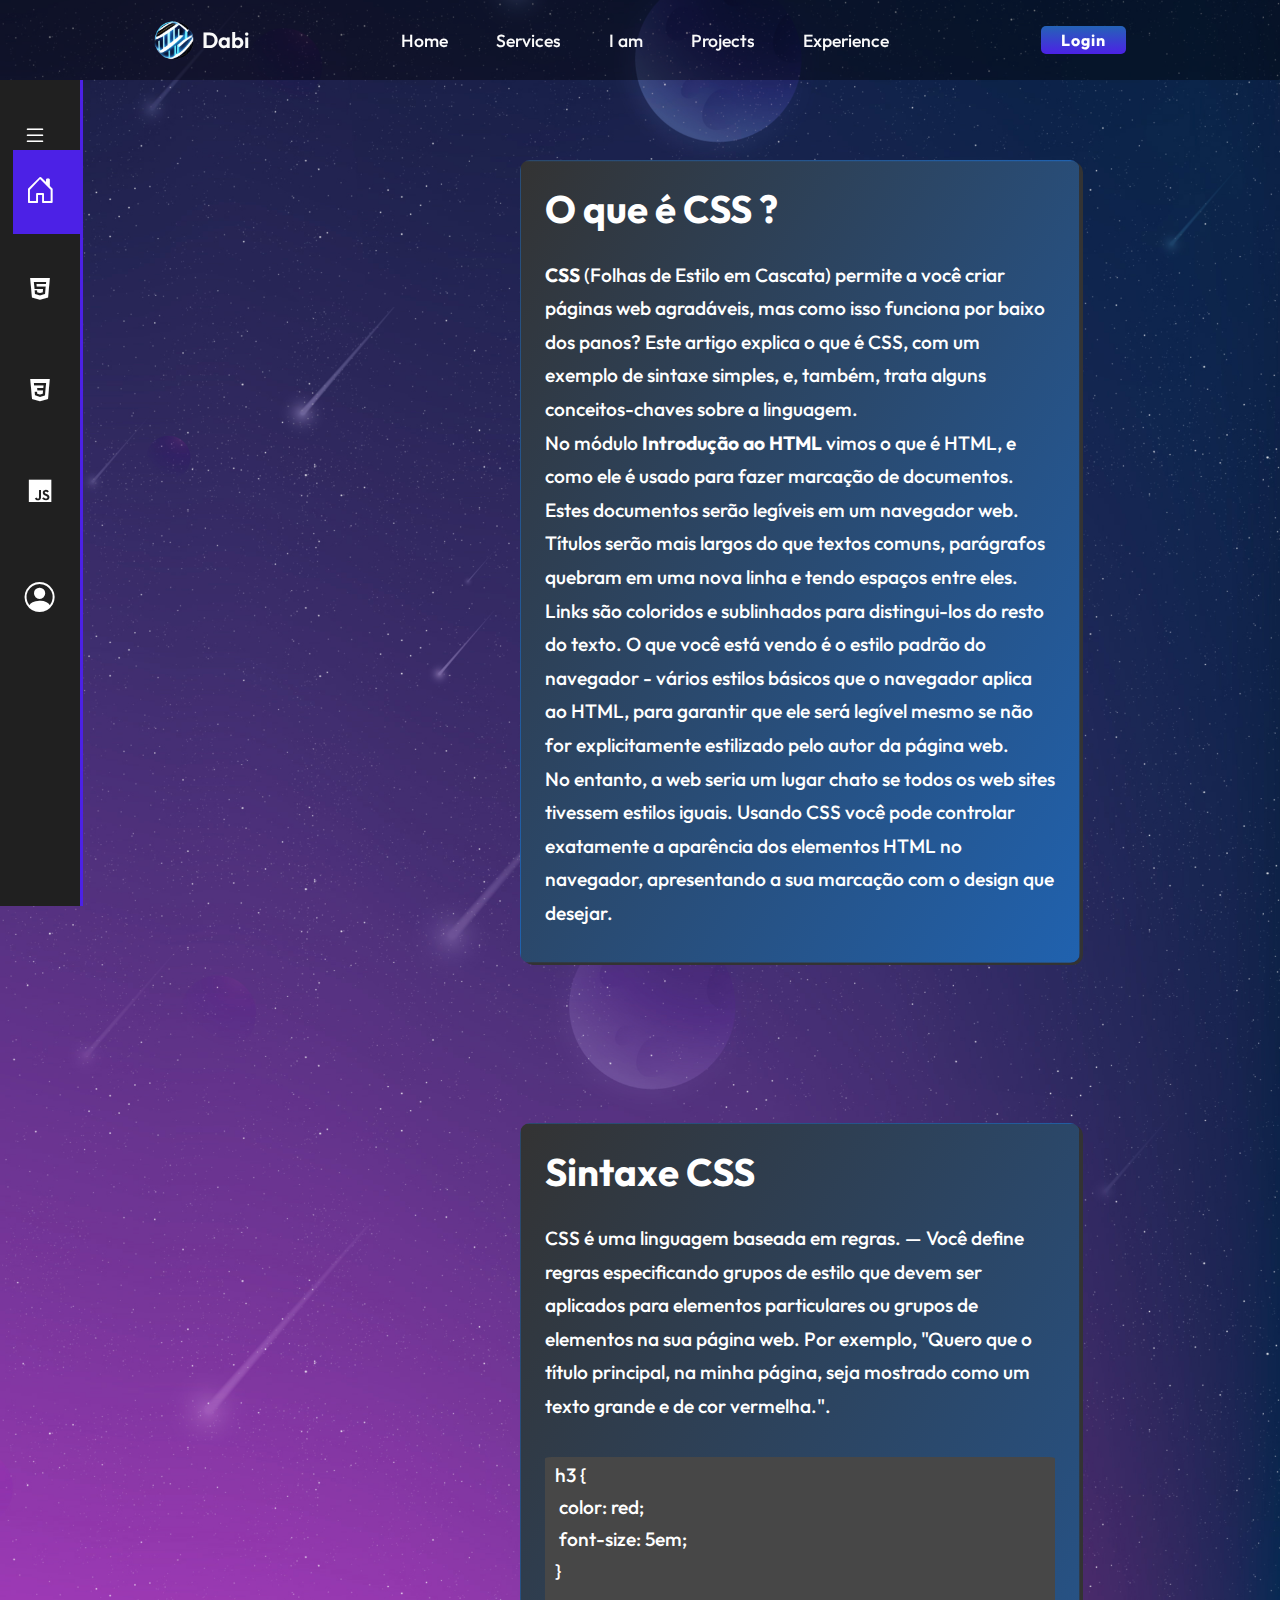
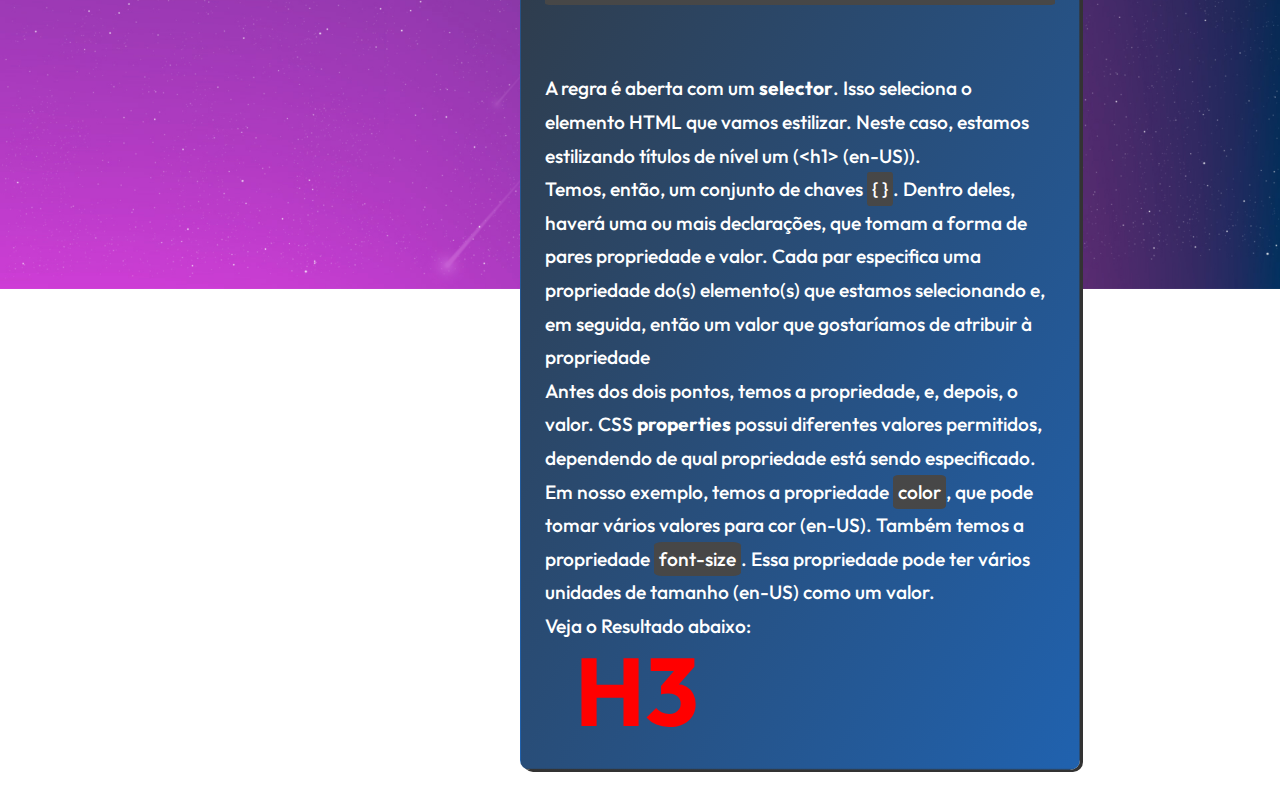
<file: cs.html>
<!DOCTYPE html>
<html lang="pt-br">
<head>
    <meta charset="UTF-8">
    <meta http-equiv="X-UA-Compatible" content="IE=edge">
    <meta name="viewport" content="width=device-width, initial-scale=1.0">
    <title>MeuPortfolio</title>
    <link rel="stylesheet" href="cs.css">
    <link rel="stylesheet" href="https://cdn.jsdelivr.net/npm/bootstrap-icons@1.10.3/font/bootstrap-icons.css">
    <link href='https://unpkg.com/boxicons@2.1.4/css/boxicons.min.css' rel='stylesheet'>
    <script src="https://cdn.lordicon.com/ritcuqlt.js"></script>

</head>
<body>

    <header>
        <a href="index.html" class="logo"><img src="img/logo2.png">Dabi</a>
        <ul class="navlist">
            <li class="liLink"><a href="#home" class="nav-item active">Home</a></li>
            <li class="liLink"><a href="#flight-list" class="nav-item">Services</a></li>
            <li class="liLink"><a href="#mission-history" class="nav-item">I am</a></li>
            <li class="liLink"><a href="#shop" class="nav-item">Projects</a></li>
            <li class="liLink"><a href="#contact" class="nav-item">Experience</a></li>
        </ul>


        <div class="right-side">
            <a href="#" class="dabisBtn">Login</a>
            <div id="menu-icon" class="bx bx-menu"></div>
        </div>
        
    </header>

    <nav class="menu-lateral">

        <div class="btn-expandir">
            <i class="bi bi-list" id="btn-exp"></i>
        </div><!--btn-expandir-->

        <ul>
            <li class="item-menu ativo">
                <a href="index.html">
                    <span class="icon"><i class="bi bi-house-door"></i></span>
                    <span class="txt-link">Home</span>
                </a>
            </li>
            <li class="item-menu">
                <a href="ht.html">
                    <span class="icon"><i class='bx bxl-html5' ></i></span>
                    <span class="txt-link">Html</span>
                </a>
            </li>
            <li class="item-menu">
                <a href="cs.html">
                    <span class="icon"><i class='bx bxl-css3'></i></span>
                    <span class="txt-link">Css</span>
                </a>
            </li>
            <li class="item-menu">
                <a href="js.html">
                    <span class="icon"><i class='bx bxl-javascript' ></i></span>
                    <span class="txt-link">JavaScript</span>
                </a>
            </li>
            <li class="item-menu">
                <a href="#">
                    <span class="icon"><i class="bi bi-person-circle"></i></span>
                    <span class="txt-link">Conta</span>
                </a>
            </li>
        </ul>

    </nav><!--menu-lateral-->
        <main class="one">
        <div class="container">
            <div class="one-box scroll-top">
                <h1>O que é CSS ?</h1>
                <p><strong>CSS</strong> 
                (Folhas de Estilo em Cascata) permite a você criar páginas web agradáveis, mas como isso funciona por baixo dos panos? Este artigo explica o que é CSS,
                com um exemplo de sintaxe simples, e, também, trata alguns conceitos-chaves sobre a linguagem.
                </p>
                <p>
                No módulo <Strong>Introdução ao HTML</Strong> vimos o que é HTML, e como ele é usado para fazer marcação de documentos. Estes documentos serão legíveis em um navegador web. 
                Títulos serão mais largos do que textos comuns, parágrafos quebram em uma nova linha e tendo espaços entre eles. Links são coloridos e sublinhados para distingui-los do resto do texto.
                O que você está vendo é o estilo padrão do navegador - vários estilos básicos que o navegador aplica ao HTML, para garantir que ele será legível mesmo se não for explicitamente estilizado
                pelo autor da página web.
                </p>
                <p>
                No entanto, a web seria um lugar chato se todos os web sites tivessem estilos iguais.
                Usando CSS você pode controlar exatamente a aparência dos elementos HTML no navegador, apresentando a sua marcação com o design que desejar.   
                </p>
            </div>
        </div>



        <div class="container">
            <div class="one-box scroll-top">
                <h1>Sintaxe CSS</h1>
                <p>CSS é uma linguagem baseada em regras. — 
                Você define regras especificando grupos de estilo que devem ser aplicados para elementos particulares ou grupos de elementos na sua página web.
                 Por exemplo, "Quero que o título principal, na minha página, seja mostrado como um texto grande e de cor vermelha.".</p>
                </p>

                <pre class="pre">
                    <p>h3 {
                    <br> color: red;
                    <br> font-size: 5em;
                    <br>}
                    </p>
                </pre>

                <p>
                A regra é aberta com um <strong>selector</strong>. Isso seleciona o elemento HTML que vamos estilizar. Neste caso, estamos estilizando títulos de nível um (<span><</span><span></span>h1<span></span><span>></span> (en-US)).
                </p>
                <p>
                    Temos, então, um conjunto de chaves <code>{ }</code>.
                     Dentro deles, haverá uma ou mais declarações, que tomam a forma de pares propriedade e valor. Cada par especifica uma propriedade do(s) elemento(s) que estamos selecionando e, em seguida, então um valor que gostaríamos de atribuir à propriedade
                </p>
                <p>
                Antes dos dois pontos, temos a propriedade, e, depois, o valor. CSS <strong>properties</strong> possui diferentes valores permitidos, dependendo de qual propriedade está sendo especificado.
                 <br>Em nosso exemplo, temos a propriedade <code>color</code>, que pode tomar vários valores para cor (en-US). Também temos a propriedade <code>font-size</code>. Essa propriedade pode ter vários unidades de tamanho (en-US) como um valor.
                </p>
                <p>Veja o Resultado abaixo:</p>
                <h3>H3</h3>
            </div>
        </div>
        </main>


    <script src="js/ht.js"></script>
    <script src="js/script.js"></script>
</body>
</html>
</file>
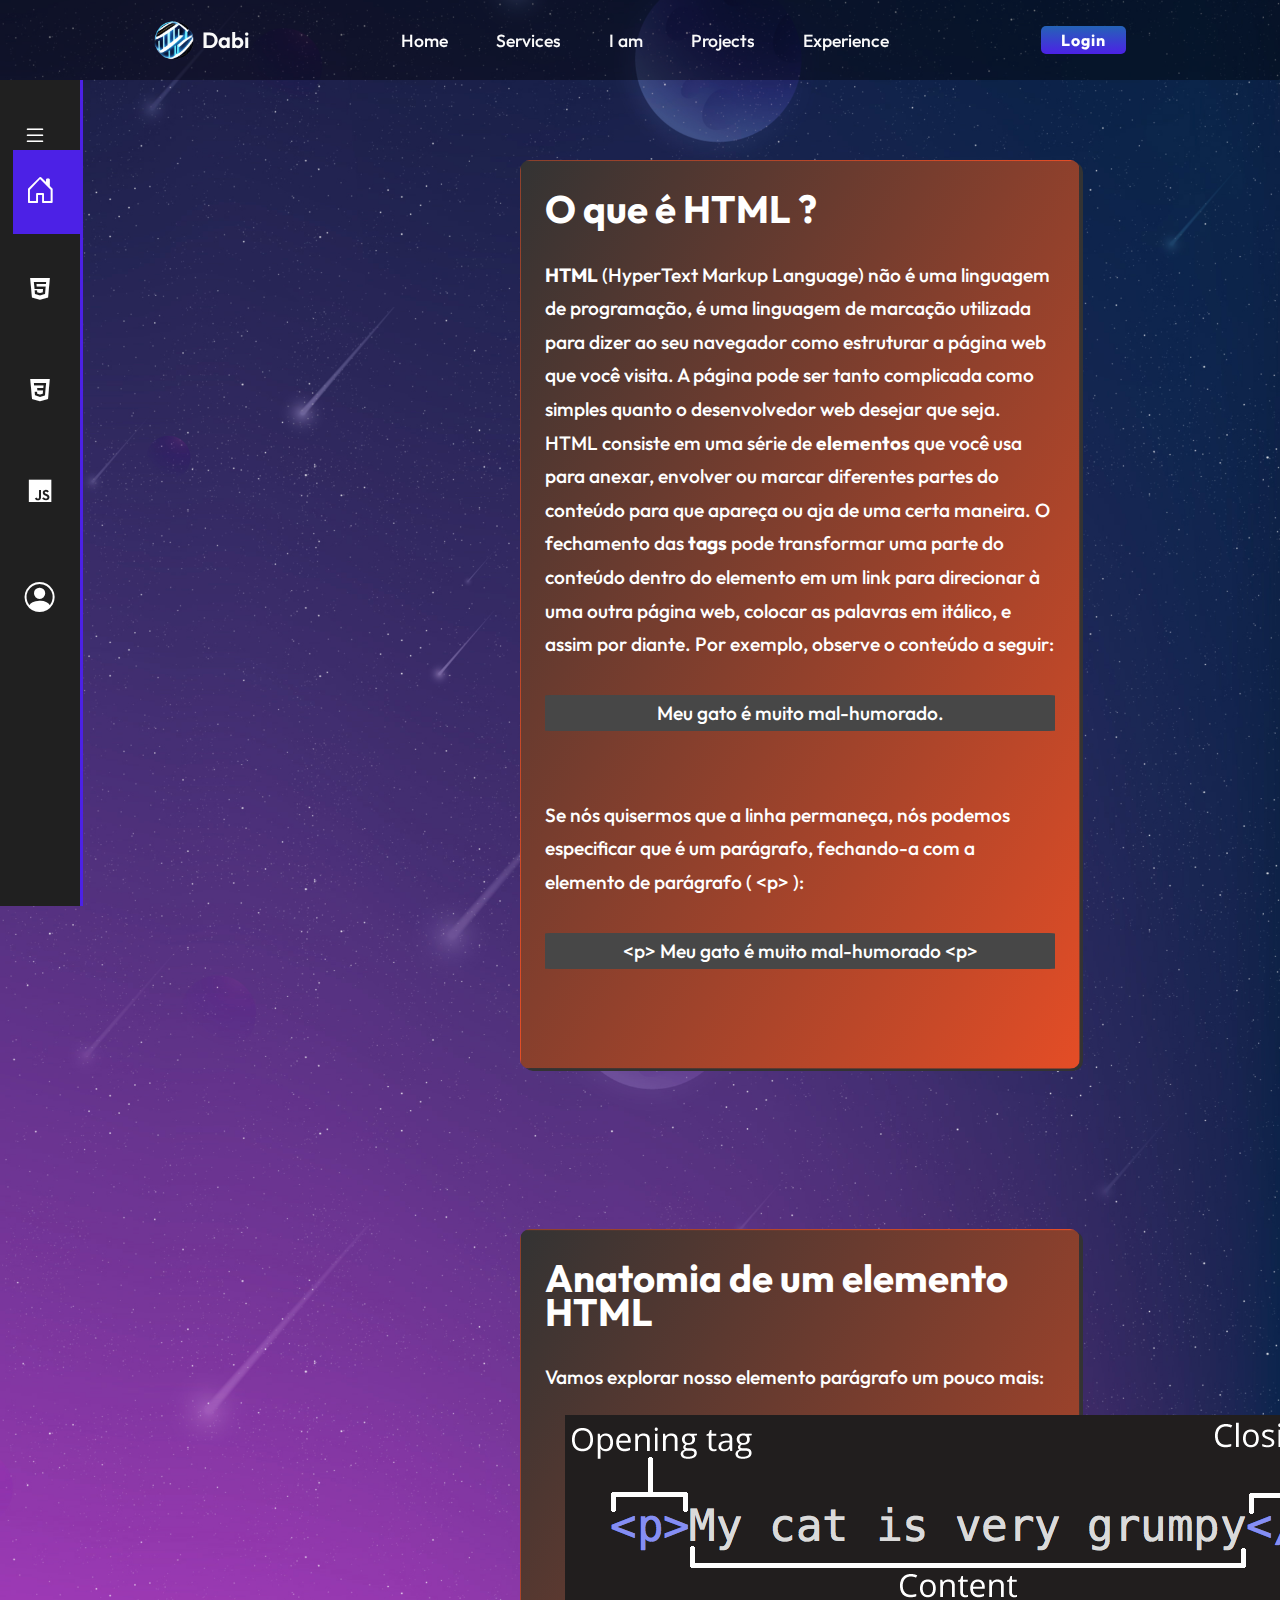
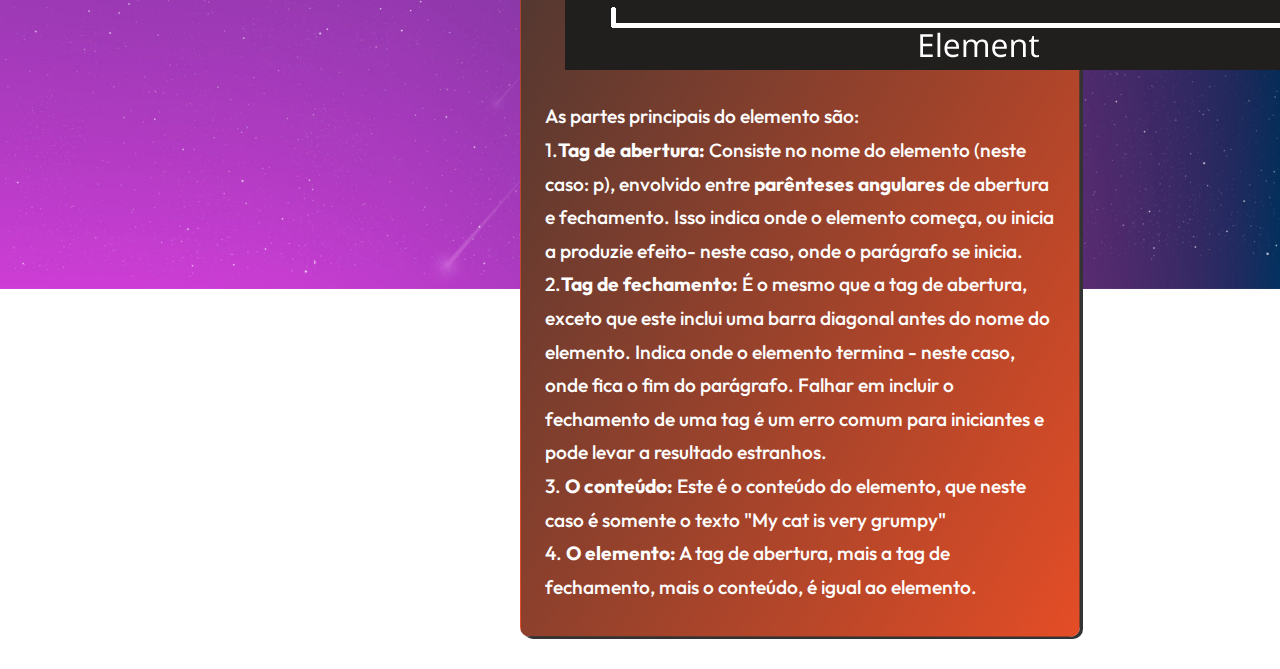
<file: ht.html>
<!DOCTYPE html>
<html lang="pt-br">
<head>
    <meta charset="UTF-8">
    <meta http-equiv="X-UA-Compatible" content="IE=edge">
    <meta name="viewport" content="width=device-width, initial-scale=1.0">
    <title>MeuPortfolio</title>
    <link rel="stylesheet" href="ht.css">
    <link rel="stylesheet" href="https://cdn.jsdelivr.net/npm/bootstrap-icons@1.10.3/font/bootstrap-icons.css">
    <link href='https://unpkg.com/boxicons@2.1.4/css/boxicons.min.css' rel='stylesheet'>
    <script src="https://cdn.lordicon.com/ritcuqlt.js"></script>

</head>
<body>

    <header>
        <a href="index.html" class="logo"><img src="img/logo2.png">Dabi</a>
        <ul class="navlist">
            <li class="liLink"><a href="#home" class="nav-item active">Home</a></li>
            <li class="liLink"><a href="#flight-list" class="nav-item">Services</a></li>
            <li class="liLink"><a href="#mission-history" class="nav-item">I am</a></li>
            <li class="liLink"><a href="#shop" class="nav-item">Projects</a></li>
            <li class="liLink"><a href="#contact" class="nav-item">Experience</a></li>
        </ul>

        

        <div class="right-side">
            <a href="#" class="dabisBtn">Login</a>
            <div id="menu-icon" class="bx bx-menu"></div>
        </div>
        
    </header>

    <nav class="menu-lateral">

        <div class="btn-expandir">
            <i class="bi bi-list" id="btn-exp"></i>
        </div><!--btn-expandir-->

        <ul>
            <li class="item-menu ativo">
                <a href="#">
                    <span class="icon"><i class="bi bi-house-door"></i></span>
                    <span class="txt-link">Home</span>
                </a>
            </li>
            <li class="item-menu">
                <a href="#">
                    <span class="icon"><i class='bx bxl-html5'></i></span>
                    <span class="txt-link">Html</span>
                </a>
            </li>
            <li class="item-menu">
                <a href="cs.html">
                    <span class="icon"><i class='bx bxl-css3'></i></span>
                    <span class="txt-link">Css</span>
                </a>
            </li>
            <li class="item-menu">
                <a href="js.html">
                    <span class="icon"><i class='bx bxl-javascript' ></i></span>
                    <span class="txt-link">JavaScript</span>
                </a>
            </li>
            <li class="item-menu">
                <a href="#">
                    <span class="icon"><i class="bi bi-person-circle"></i></span>
                    <span class="txt-link">Conta</span>
                </a>
            </li>
        </ul>

    </nav><!--menu-lateral-->
        <main class="one">
        <div class="container">
            <div class="one-box scroll-top">
                <h1>O que é HTML ?</h1>
                <p><strong>HTML</strong> 
                (HyperText Markup Language) não é uma linguagem de programação, é uma linguagem de marcação utilizada para dizer ao seu navegador como estruturar a página web que você visita. A página pode ser tanto complicada como simples 
                 quanto o desenvolvedor web desejar que seja. HTML consiste em uma série de <strong>elementos</strong> que você usa para anexar, envolver ou marcar diferentes partes do conteúdo para que apareça ou aja de uma certa maneira.
                 O fechamento das <strong>tags</strong> pode transformar uma parte do conteúdo dentro do elemento em um link para direcionar à uma outra página web, colocar as palavras em itálico, e assim por diante. Por exemplo, observe o conteúdo a seguir:
                </p>
                <pre class="pre">
                    <p>Meu gato é muito mal-humorado.</p>
                </pre>
                <p>
                    Se nós quisermos que a linha permaneça, nós podemos especificar que é um parágrafo, fechando-a com a elemento de parágrafo <span>( <</span>p<span>> )</span>:
                </p>
                <pre class="pre">
                   <p><span><</span>p<span>></span> Meu gato é muito mal-humorado <span><</span>p<span>></span></p>
                </pre>
            </div>
        </div>



        <div class="container">
            <div class="one-box scroll-top">
                <h1>Anatomia de um elemento HTML</h1>
                <p>Vamos explorar nosso elemento parágrafo um pouco mais:</p>
                <img src="img/anato.png" alt="">
                <p>As partes principais do elemento são:</p>

                <p>1.<strong>Tag de abertura:</strong> Consiste no nome do elemento (neste caso: p), envolvido entre <strong>parênteses angulares</strong> de abertura e fechamento.
                 Isso indica onde o elemento começa, ou inicia a produzie efeito- neste caso, onde o parágrafo se inicia.</p>

                 <p>2.<strong>Tag de fechamento:</strong> É o mesmo que a tag de abertura, exceto que este inclui uma barra diagonal antes do nome do elemento.
                 Indica onde o elemento termina - neste caso, onde fica o fim do parágrafo. Falhar em incluir o fechamento de uma tag é um erro comum para iniciantes e pode levar a resultado estranhos.</p>

                 <p>3.<strong> O conteúdo:</strong> Este é o conteúdo do elemento, que neste caso é somente o texto "My cat is very grumpy"</p>

                 <p>4.<strong> O elemento:</strong> A tag de abertura, mais a tag de fechamento, mais o conteúdo, é igual ao elemento.</p>
            </div>
        </div>
        </main>


    <script src="js/ht.js"></script>
    <script src="js/script.js"></script>
</body>
</html>
</file>
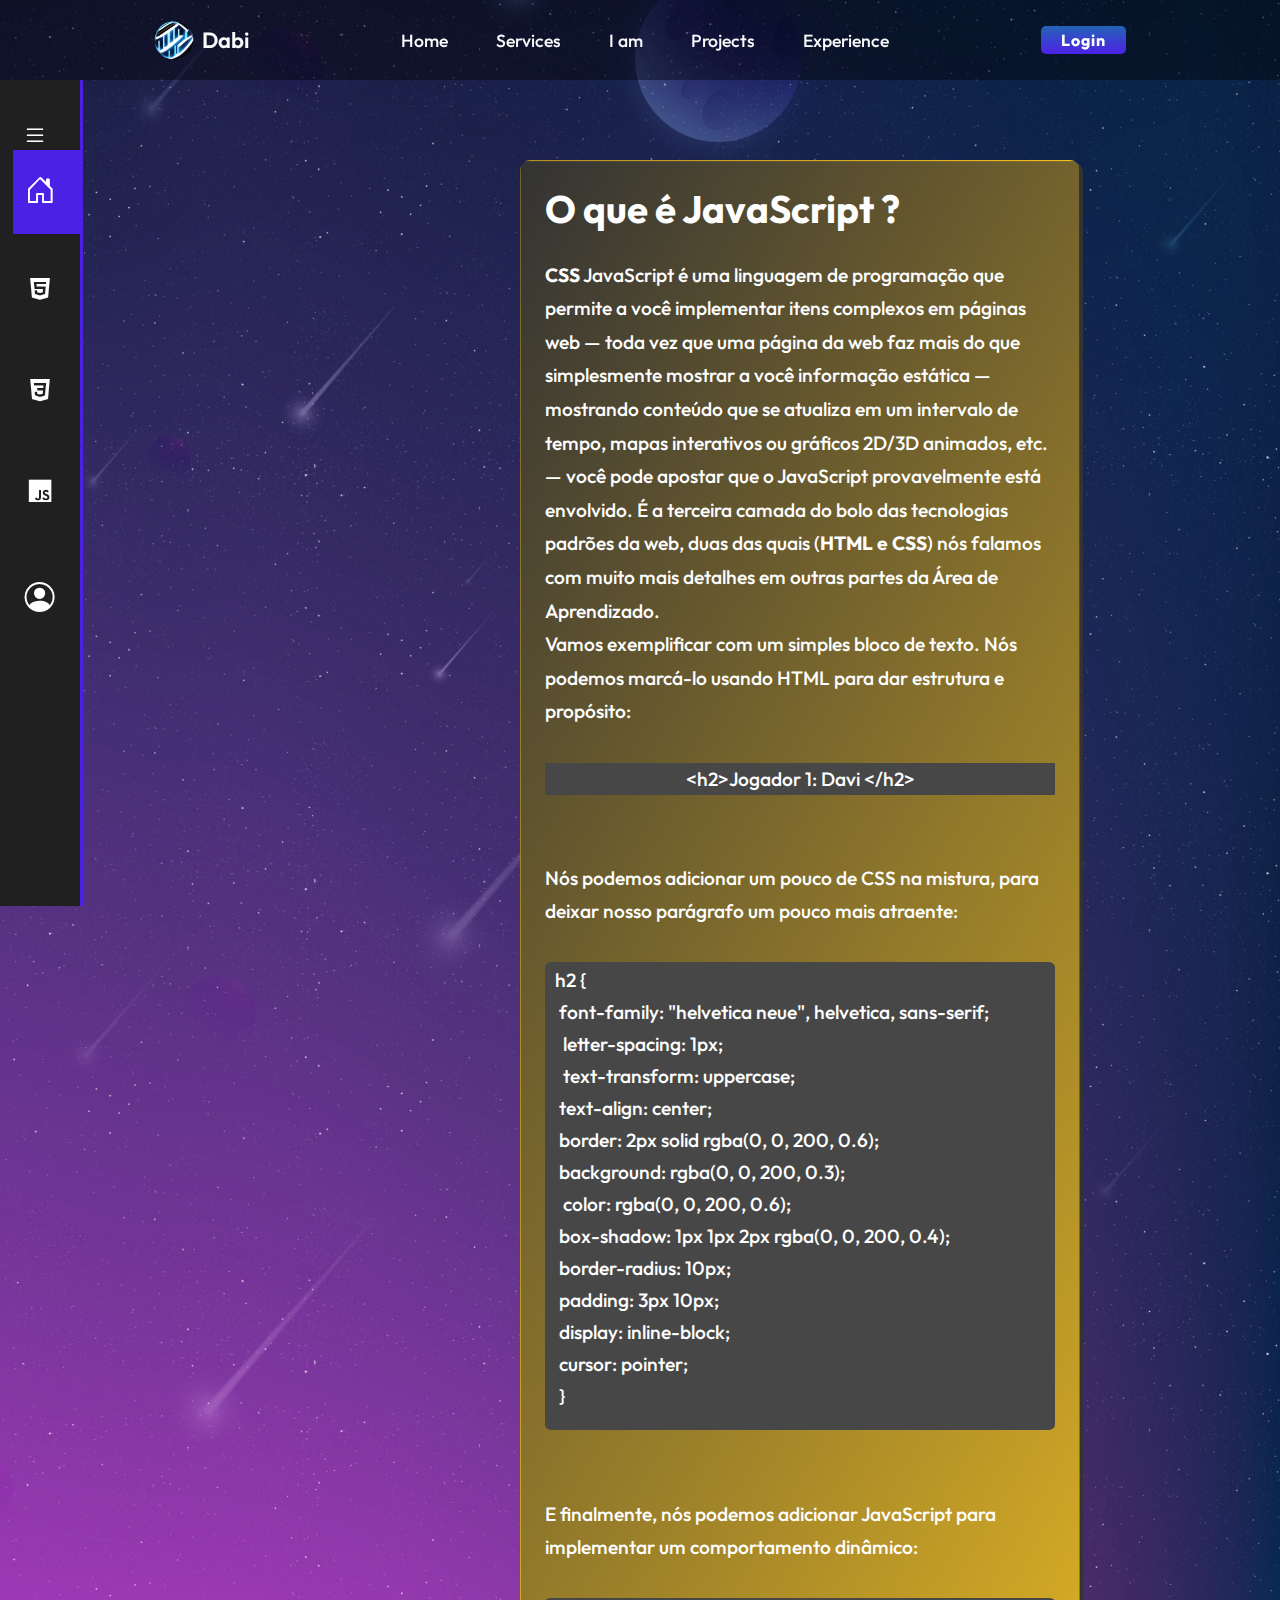
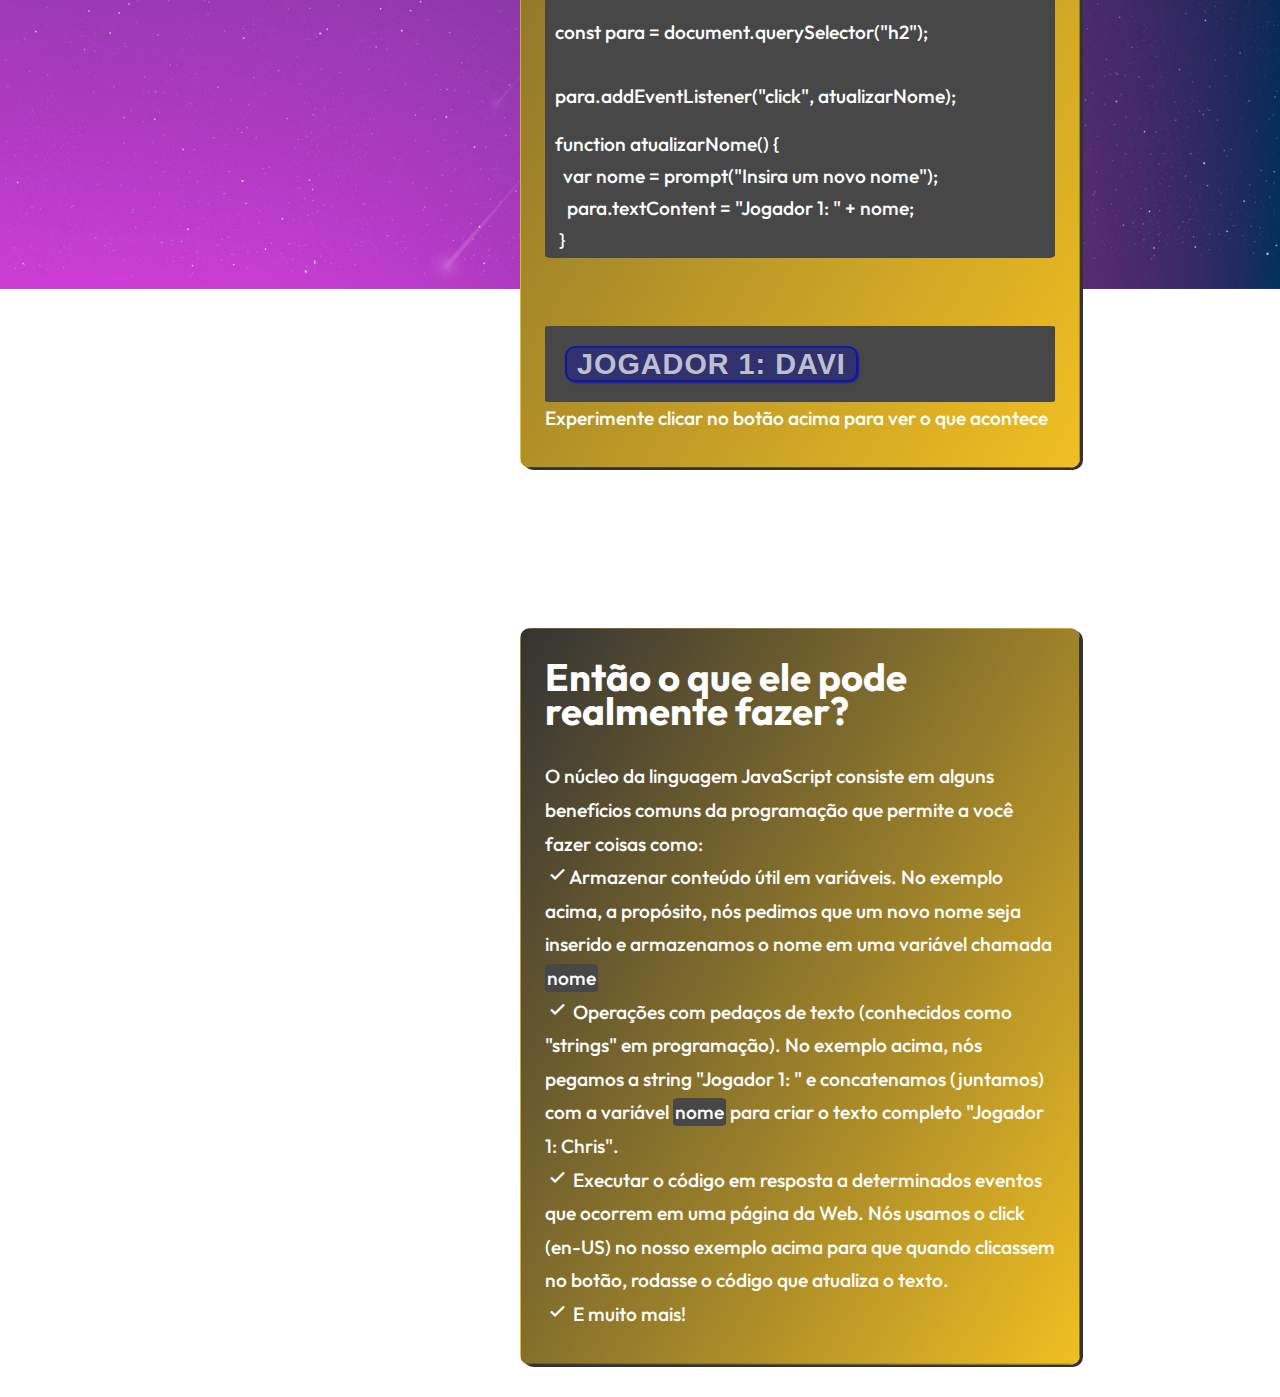
<file: js.html>
<!DOCTYPE html>
<html lang="pt-br">
<head>
    <meta charset="UTF-8">
    <meta http-equiv="X-UA-Compatible" content="IE=edge">
    <meta name="viewport" content="width=device-width, initial-scale=1.0">
    <title>MeuPortfolio</title>
    <link rel="stylesheet" href="js.css">
    <link rel="stylesheet" href="https://cdn.jsdelivr.net/npm/bootstrap-icons@1.10.3/font/bootstrap-icons.css">
    <link href='https://unpkg.com/boxicons@2.1.4/css/boxicons.min.css' rel='stylesheet'>
    <script src="https://cdn.lordicon.com/ritcuqlt.js"></script>

</head>
<body>

    <header>
        <a href="index.html" class="logo"><img src="img/logo2.png">Dabi</a>
        <ul class="navlist">
            <li class="liLink"><a href="#home" class="nav-item active">Home</a></li>
            <li class="liLink"><a href="#flight-list" class="nav-item">Services</a></li>
            <li class="liLink"><a href="#mission-history" class="nav-item">I am</a></li>
            <li class="liLink"><a href="#shop" class="nav-item">Projects</a></li>
            <li class="liLink"><a href="#contact" class="nav-item">Experience</a></li>
        </ul>


        <div class="right-side">
            <a href="#" class="dabisBtn">Login</a>
            <div id="menu-icon" class="bx bx-menu"></div>
        </div>
        
    </header>

    <nav class="menu-lateral">

        <div class="btn-expandir">
            <i class="bi bi-list" id="btn-exp"></i>
        </div><!--btn-expandir-->

        <ul>
            <li class="item-menu ativo">
                <a href="index.html">
                    <span class="icon"><i class="bi bi-house-door"></i></span>
                    <span class="txt-link">Home</span>
                </a>
            </li>
            <li class="item-menu">
                <a href="ht.html">
                    <span class="icon"><i class='bx bxl-html5'></i></span>
                    <span class="txt-link">Html</span>
                </a>
            </li>
            <li class="item-menu">
                <a href="cs.html">
                    <span class="icon"><i class='bx bxl-css3'></i></span>
                    <span class="txt-link">Css</span>
                </a>
            </li>
            <li class="item-menu">
                <a href="js.html">
                    <span class="icon"><i class='bx bxl-javascript' ></i></span>
                    <span class="txt-link">JavaScript</span>
                </a>
            </li>
            <li class="item-menu">
                <a href="#">
                    <span class="icon"><i class="bi bi-person-circle"></i></span>
                    <span class="txt-link">Conta</span>
                </a>
            </li>
        </ul>

    </nav><!--menu-lateral-->
        <main class="one">
        <div class="container">
            <div class="one-box scroll-top">
                <h1>O que é JavaScript ?</h1>
                <p><strong>CSS</strong> 
                JavaScript é uma linguagem de programação que permite a você implementar itens complexos em páginas web — toda
                 vez que uma página da web faz mais do que simplesmente mostrar a você informação estática — mostrando conteúdo que se atualiza em um intervalo de tempo, mapas interativos ou gráficos 2D/3D animados, etc.
                 — você pode apostar que o JavaScript provavelmente está envolvido. É a terceira camada do bolo das tecnologias padrões da web, duas das quais (<strong>HTML e CSS</strong>) nós falamos com muito mais detalhes em outras partes da Área de Aprendizado.
                </p>
                <p>
                    Vamos exemplificar com um simples bloco de texto. Nós podemos marcá-lo usando HTML para dar estrutura e propósito:
                </p>
                <pre class="prej">
                    <p><span><</span>h2<span>></span>Jogador 1: Davi <span><</span>/h2<span>></span></p>
                </pre>
                <p>
                Nós podemos adicionar um pouco de CSS na mistura, para deixar nosso parágrafo um pouco mais atraente:
                </p>
                <pre class="prec">
                    <p>h2 {
                       <br> font-family: "helvetica neue", helvetica, sans-serif;
                      <br>  letter-spacing: 1px;
                      <br>  text-transform: uppercase;
                       <br> text-align: center;
                       <br> border: 2px solid rgba(0, 0, 200, 0.6);
                       <br> background: rgba(0, 0, 200, 0.3);
                      <br>  color: rgba(0, 0, 200, 0.6);
                       <br> box-shadow: 1px 1px 2px rgba(0, 0, 200, 0.4);
                       <br> border-radius: 10px;
                       <br> padding: 3px 10px;
                       <br> display: inline-block;
                       <br> cursor: pointer;
                     <br> }
                    </p>
                </pre>
                <p>E finalmente, nós podemos adicionar JavaScript para implementar um comportamento dinâmico:</p>
                <pre class="prel">
                    <p><br>const para = document.querySelector("h2");
                        <br>
                        <br>para.addEventListener("click", atualizarNome);
                        
                        <br>function atualizarNome() {
                        <br>  var nome = prompt("Insira um novo nome");
                       <br>   para.textContent = "Jogador 1: " + nome;
                       <br> }</p>
                </pre>
                <div class="ati">
                    <h2>Jogador 1: Davi</h2>
                </div>
                <p>Experimente clicar no botão acima para ver o que acontece</p>
            </div>
        </div>



        <div class="container">
            <div class="one-box scroll-top">
                <h1>Então o que ele pode realmente fazer?</h1>
                <p>O núcleo da linguagem JavaScript consiste em alguns benefícios comuns da programação que permite a você fazer coisas como:</p>

                <p><i class='bx bx-check'></i><strong></strong>Armazenar conteúdo útil em variáveis.
                     No exemplo acima, a propósito, nós pedimos que um novo nome seja inserido e armazenamos o nome em uma variável chamada <code>nome</code></p>

                 <p><i class='bx bx-check'></i><strong></strong> Operações com pedaços de texto (conhecidos como "strings" em programação).
                     No exemplo acima, nós pegamos a string "Jogador 1: " e concatenamos (juntamos) com a variável <code>nome</code> para criar o texto completo "Jogador 1: Chris".</p>

                 <p><i class='bx bx-check'></i><strong></strong> Executar o código em resposta a determinados eventos que ocorrem em uma página da Web.
                     Nós usamos o click (en-US) no nosso exemplo acima para que quando clicassem no botão, rodasse o código que atualiza o texto.</p>

                 <p><i class='bx bx-check'></i><strong></strong> E muito mais!</p>
            </div>
        </div>
        </main>


    <script src="js/ht.js"></script>
    <script src="js/script.js"></script>
</body>
</html>
</file>
<file: cs.css>
@import url('https://fonts.googleapis.com/css2?family=Outfit:wght@300&display=swap');

*{
    margin: 0;
    padding: 0;
    box-sizing: border-box;
    font-family: 'Outfit', sans-serif;
    text-decoration: none;
    list-style: none;
}

body{
    height: 100vh;
    background-image: url(img/background.jpg);
    background-position: center;
    background-repeat: no-repeat;
    background-size: cover;
    font-family: Menlo,Consolas,Monaco,Liberation Mono,Lucida Console,monospace;;
}

nav.menu-lateral{
    width: 80px;
    height: 91.8%;
    margin-top: 5rem;
    background-color: #202020;
    padding: 40px 0 40px 1%;
    box-shadow: 3px 0 0 #4c21e6;
    position: fixed;
    top: 0;
    left: 0;
    overflow: hidden;
    transition: .5s;
}

nav.menu-lateral.expandir{
    width: 300px;
}

.btn-expandir{
    width: 100%;
    padding-left: 10px;
}

.btn-expandir , i{
    color: #fff;
    font-size: 24px;
    cursor: pointer;
}

ul{
    height: 100%;
    list-style-type: none;
}

ul li.item-menu{
    transition: .2s;
}

ul li.ativo{
    background-color: #4c21e6;
}

ul li.item-menu:hover{
    background: #4c21e6;
}

ul li.item-menu a{
    color: #fff;
    text-decoration: none;
    font-size: 20px;
    padding: 20px 4%;
    display: flex;
    margin-bottom: 20px;
    line-height: 40px;
}

ul li.item-menu a .txt-link{
    margin-left: 70px;
    transition: .5s;
    opacity: 0;
}

nav.menu-lateral.expandir .txt-link{
    margin-left: 40px;
    opacity: 1;
}

ul li.item-menu a .icon > i{
    font-size: 30px;
    margin-left: 10px;
}

header {
    position: fixed;
    left: 0;
    top: 0;
    width: 100%;
    padding: 20px 12%;
    display: flex;
    align-items: center;
    justify-content: space-between;
    z-index: 1000;
    background-color: rgba(0, 0, 0, 0.4);
}

a {
    color: #fafafa;
}

.logo {
    display: flex;
    align-items: center;
    column-gap: 0.5rem;
    font-weight: 600;
    font-size: 22px;
    color: #fafafa;
}

.logo img {
    max-width: 100%;
    width: 40px;
    height: auto;
}

header .navlist {
    display: flex;
}

.navlist li {
    margin: 0 1.5rem;
}

.navlist li .nav-item {
    position: relative;
    padding: 17px 0;
    font-weight: 500;
    font-size: 1.1rem;
    transition: all .2s ease;
}

.navlist li .nav-item:hover {
    color: #9e3ab6;
}

.navlist li .nav-item::before {
    content: "";
    position: absolute;
    left: 0;
    bottom: -1px;
    width: 0;
    height: 1px;
    background: var(--hover-color);
    border-radius: 50%;
    transition: all .3s ease;
}

.navlist li .nav-item:hover::before {
    width: 100%;
}

.navlist li .active {
    color: #fff;
    border-bottom: 1px solid var(--hover-color);
}

.right-side{
    display: flex;
    align-items: center;
}

.dabisBtn {
    background: linear-gradient(180deg , #2463b7 0, #4c21e6 100%);
    height: 28px;
    line-height: 28px;
    border-radius: 5px;
    padding: 0 20px;
    font-weight: 700;
    letter-spacing: 1px;
    transition: all .3s ease;
    white-space: nowrap;
    display: inline-block;
    color: #ffffff;
}

.dabisBtn:hover {
    background: linear-gradient(180deg , #184a8f 0, #7595e0 100%);
    box-shadow: 0 3px 9px #2559b9;
}

#menu-icon {
    color: var(--hover-color);
    font-size: 2.5rem;
    display: none;
}




.one {
   display: flow-root;
   min-height: 80vh;
}

.one .container {
    margin-top: 10rem;
    margin-left: 30rem;
}

.one h1 {
    margin-bottom: 2rem;
    display: block;
}

.container .one-box {
    width: 70%;
    padding: 2rem 1.5rem 2rem;
    background-position: center;
    background-size: cover;
    border-radius: 10px;
    color: #fff;
    z-index: 2;
    margin: 2rem 2.5rem;
}


.one-box  {
    color: #dddcdc;
    margin: 1rem 0 2rem;
    line-height: 2.1rem;
    font-size: 1.2rem;
    display: block;
    margin-block-start: 2em;
    margin-block-end: 0px;
    margin-inline-end: 0px;
    font-weight: 500;
    border-top: none;
    border-top-left-radius: 0;
    border-top-right-radius: 0;
    margin-top: 0;
    background: linear-gradient(300deg, #2062af 0, #333 100%);
    border: 1px solid transparent;
    box-shadow: 3px 2px #333;
    margin: 1rem 0 2rem;
}

.pre p {
    padding: 10px;
    background-color: #474747;
    line-height: 1rem;
    border-radius: 1.2%;
}

.one-box img {
    margin: 20px;
    position: relative;
}

code {
    background-color: #474747;
    padding: 5px;
    border-radius: 10%;
}

h3 {
    padding: 30px;
    color: red;
    font-size: 5em;
}
</file>
<file: ht.css>
@import url('https://fonts.googleapis.com/css2?family=Outfit:wght@300&display=swap');

*{
    margin: 0;
    padding: 0;
    box-sizing: border-box;
    font-family: 'Outfit', sans-serif;
    text-decoration: none;
    list-style: none;
}

body{
    height: 100vh;
    background-image: url(img/background.jpg);
    background-position: center;
    background-repeat: no-repeat;
    background-size: cover;
    font-family: Menlo,Consolas,Monaco,Liberation Mono,Lucida Console,monospace;;
}

nav.menu-lateral{
    width: 80px;
    height: 91.8%;
    margin-top: 5rem;
    background-color: #202020;
    padding: 40px 0 40px 1%;
    box-shadow: 3px 0 0 #4c21e6;
    position: fixed;
    top: 0;
    left: 0;
    overflow: hidden;
    transition: .5s;
}

nav.menu-lateral.expandir{
    width: 300px;
}

.btn-expandir{
    width: 100%;
    padding-left: 10px;
}

.btn-expandir , i{
    color: #fff;
    font-size: 24px;
    cursor: pointer;
}

ul{
    height: 100%;
    list-style-type: none;
}

ul li.item-menu{
    transition: .2s;
}

ul li.ativo{
    background-color: #4c21e6;
}

ul li.item-menu:hover{
    background: #4c21e6;
}

ul li.item-menu a{
    color: #fff;
    text-decoration: none;
    font-size: 20px;
    padding: 20px 4%;
    display: flex;
    margin-bottom: 20px;
    line-height: 40px;
}

ul li.item-menu a .txt-link{
    margin-left: 70px;
    transition: .5s;
    opacity: 0;
}

nav.menu-lateral.expandir .txt-link{
    margin-left: 40px;
    opacity: 1;
}

ul li.item-menu a .icon > i{
    font-size: 30px;
    margin-left: 10px;
}

header {
    position: fixed;
    left: 0;
    top: 0;
    width: 100%;
    padding: 20px 12%;
    display: flex;
    align-items: center;
    justify-content: space-between;
    z-index: 1000;
    background-color: rgba(0, 0, 0, 0.4);
}

a {
    color: #fafafa;
}

.logo {
    display: flex;
    align-items: center;
    column-gap: 0.5rem;
    font-weight: 600;
    font-size: 22px;
    color: #fafafa;
}

.logo img {
    max-width: 100%;
    width: 40px;
    height: auto;
}

header .navlist {
    display: flex;
}

.navlist li {
    margin: 0 1.5rem;
}

.navlist li .nav-item {
    position: relative;
    padding: 17px 0;
    font-weight: 500;
    font-size: 1.1rem;
    transition: all .2s ease;
}

.navlist li .nav-item:hover {
    color: #9e3ab6;
}

.navlist li .nav-item::before {
    content: "";
    position: absolute;
    left: 0;
    bottom: -1px;
    width: 0;
    height: 1px;
    background: var(--hover-color);
    border-radius: 50%;
    transition: all .3s ease;
}

.navlist li .nav-item:hover::before {
    width: 100%;
}

.navlist li .active {
    color: #fff;
    border-bottom: 1px solid var(--hover-color);
}

.right-side{
    display: flex;
    align-items: center;
}

.dabisBtn {
    background: linear-gradient(180deg , #2463b7 0, #4c21e6 100%);
    height: 28px;
    line-height: 28px;
    border-radius: 5px;
    padding: 0 20px;
    font-weight: 700;
    letter-spacing: 1px;
    transition: all .3s ease;
    white-space: nowrap;
    display: inline-block;
    color: #ffffff;
}

.dabisBtn:hover {
    background: linear-gradient(180deg , #184a8f 0, #7595e0 100%);
    box-shadow: 0 3px 9px #2559b9;
}

#menu-icon {
    color: var(--hover-color);
    font-size: 2.5rem;
    display: none;
}




.one {
   display: flow-root;
   min-height: 80vh;
}

.one .container {
    margin-top: 10rem;
    margin-left: 30rem;
}

.one h1 {
    margin-bottom: 2rem;
    display: block;
}

.container .one-box {
    width: 70%;
    padding: 2rem 1.5rem 2rem;
    background-position: center;
    background-size: cover;
    border-radius: 10px;
    color: #fff;
    z-index: 2;
    margin: 2rem 2.5rem;
}


.one-box  {
    color: #dddcdc;
    margin: 1rem 0 2rem;
    line-height: 2.1rem;
    font-size: 1.2rem;
    display: block;
    margin-block-start: 2em;
    margin-block-end: 0px;
    margin-inline-end: 0px;
    font-weight: 500;
    border-top: none;
    border-top-left-radius: 0;
    border-top-right-radius: 0;
    margin-top: 0;
    background: linear-gradient(300deg, #e44d26 0, #333 100%);
    border: 1px solid transparent;
    box-shadow: 3px 2px #333;
    margin: 1rem 0 2rem;
}

.pre p {
    padding: 10px;
    background-color: #474747;
    text-align: center;
    line-height: 1rem;
    border-radius: 1.2%;
}

.one-box img {
    margin: 20px;
    position: relative;
}
</file>
<file: js.css>
@import url('https://fonts.googleapis.com/css2?family=Outfit:wght@300&display=swap');

*{
    margin: 0;
    padding: 0;
    box-sizing: border-box;
    font-family: 'Outfit', sans-serif;
    text-decoration: none;
    list-style: none;
}

body{
    height: 100vh;
    background-image: url(img/background.jpg);
    background-position: center;
    background-repeat: no-repeat;
    background-size: cover;
    font-family: Menlo,Consolas,Monaco,Liberation Mono,Lucida Console,monospace;;
}

nav.menu-lateral{
    width: 80px;
    height: 91.8%;
    margin-top: 5rem;
    background-color: #202020;
    padding: 40px 0 40px 1%;
    box-shadow: 3px 0 0 #4c21e6;
    position: fixed;
    top: 0;
    left: 0;
    overflow: hidden;
    transition: .5s;
}

nav.menu-lateral.expandir{
    width: 300px;
}

.btn-expandir{
    width: 100%;
    padding-left: 10px;
}

.btn-expandir , i{
    color: #fff;
    font-size: 24px;
    cursor: pointer;
}

ul{
    height: 100%;
    list-style-type: none;
}

ul li.item-menu{
    transition: .2s;
}

ul li.ativo{
    background-color: #4c21e6;
}

ul li.item-menu:hover{
    background: #4c21e6;
}

ul li.item-menu a{
    color: #fff;
    text-decoration: none;
    font-size: 20px;
    padding: 20px 4%;
    display: flex;
    margin-bottom: 20px;
    line-height: 40px;
}

ul li.item-menu a .txt-link{
    margin-left: 70px;
    transition: .5s;
    opacity: 0;
}

nav.menu-lateral.expandir .txt-link{
    margin-left: 40px;
    opacity: 1;
}

ul li.item-menu a .icon > i{
    font-size: 30px;
    margin-left: 10px;
}

header {
    position: fixed;
    left: 0;
    top: 0;
    width: 100%;
    padding: 20px 12%;
    display: flex;
    align-items: center;
    justify-content: space-between;
    z-index: 1000;
    background-color: rgba(0, 0, 0, 0.4);
}

a {
    color: #fafafa;
}

.logo {
    display: flex;
    align-items: center;
    column-gap: 0.5rem;
    font-weight: 600;
    font-size: 22px;
    color: #fafafa;
}

.logo img {
    max-width: 100%;
    width: 40px;
    height: auto;
}

header .navlist {
    display: flex;
}

.navlist li {
    margin: 0 1.5rem;
}

.navlist li .nav-item {
    position: relative;
    padding: 17px 0;
    font-weight: 500;
    font-size: 1.1rem;
    transition: all .2s ease;
}

.navlist li .nav-item:hover {
    color: #9e3ab6;
}

.navlist li .nav-item::before {
    content: "";
    position: absolute;
    left: 0;
    bottom: -1px;
    width: 0;
    height: 1px;
    background: var(--hover-color);
    border-radius: 50%;
    transition: all .3s ease;
}

.navlist li .nav-item:hover::before {
    width: 100%;
}

.navlist li .active {
    color: #fff;
    border-bottom: 1px solid var(--hover-color);
}

.right-side{
    display: flex;
    align-items: center;
}

.dabisBtn {
    background: linear-gradient(180deg , #2463b7 0, #4c21e6 100%);
    height: 28px;
    line-height: 28px;
    border-radius: 5px;
    padding: 0 20px;
    font-weight: 700;
    letter-spacing: 1px;
    transition: all .3s ease;
    white-space: nowrap;
    display: inline-block;
    color: #ffffff;
}

.dabisBtn:hover {
    background: linear-gradient(180deg , #184a8f 0, #7595e0 100%);
    box-shadow: 0 3px 9px #2559b9;
}

#menu-icon {
    color: var(--hover-color);
    font-size: 2.5rem;
    display: none;
}




.one {
   display: flow-root;
   min-height: 80vh;
}

.one .container {
    margin-top: 10rem;
    margin-left: 30rem;
}

.one h1 {
    margin-bottom: 2rem;
    display: block;
}

.container .one-box {
    width: 70%;
    padding: 2rem 1.5rem 2rem;
    background-position: center;
    background-size: cover;
    border-radius: 10px;
    color: #fff;
    z-index: 2;
    margin: 2rem 2.5rem;
}


.one-box  {
    color: #dddcdc;
    margin: 1rem 0 2rem;
    line-height: 2.1rem;
    font-size: 1.2rem;
    display: block;
    margin-block-start: 2em;
    margin-block-end: 0px;
    margin-inline-end: 0px;
    font-weight: 500;
    border-top: none;
    border-top-left-radius: 0;
    border-top-right-radius: 0;
    margin-top: 0;
    background: linear-gradient(300deg, #f1bf22 0, #333 100%);
    border: 1px solid transparent;
    box-shadow: 3px 2px #333;
    margin: 1rem 0 2rem;
}

.pre p {
    padding: 10px;
    background-color: #474747;
    text-align: center;
    line-height: 1rem;
    border-radius: 1.2%;
}

.prec p {
    padding: 10px;
    background-color: #474747;
    line-height: 1rem;
    border-radius: 1.2%;
}

.prej p {
    padding: 8px;
    background-color: #474747;
    line-height: 1rem;
    border-radius: 1.2%;
    text-align: center;
}

.prel p {
    padding: 10px;
    background-color: #474747;
    line-height: 1rem;
    border-radius: 1.2%;
}

.one-box img {
    margin: 20px;
    position: relative;
}

h2 {
  font-family: "helvetica neue", helvetica, sans-serif;              
  letter-spacing: 1px;               
  text-transform: uppercase;               
  text-align: center;                
  border: 2px solid rgba(0, 0, 200, 0.6);                
  background: rgba(0, 0, 200, 0.3);                 
  color: rgba(255, 255, 255, 0.7);                 
  box-shadow: 1px 1px 2px rgba(0, 0, 200, 0.7);                
  border-radius: 10px;            
  padding: 8px 10px;             
  display: inline-block;            
  cursor: pointer;
}

.ati {
    padding: 20px;
    background-color: #474747;
    line-height: 1rem;
    border-radius: 1.2%;
}

code {
    background-color: #474747;
    padding: 2px;
    border-radius: 10%;
}
</file>
